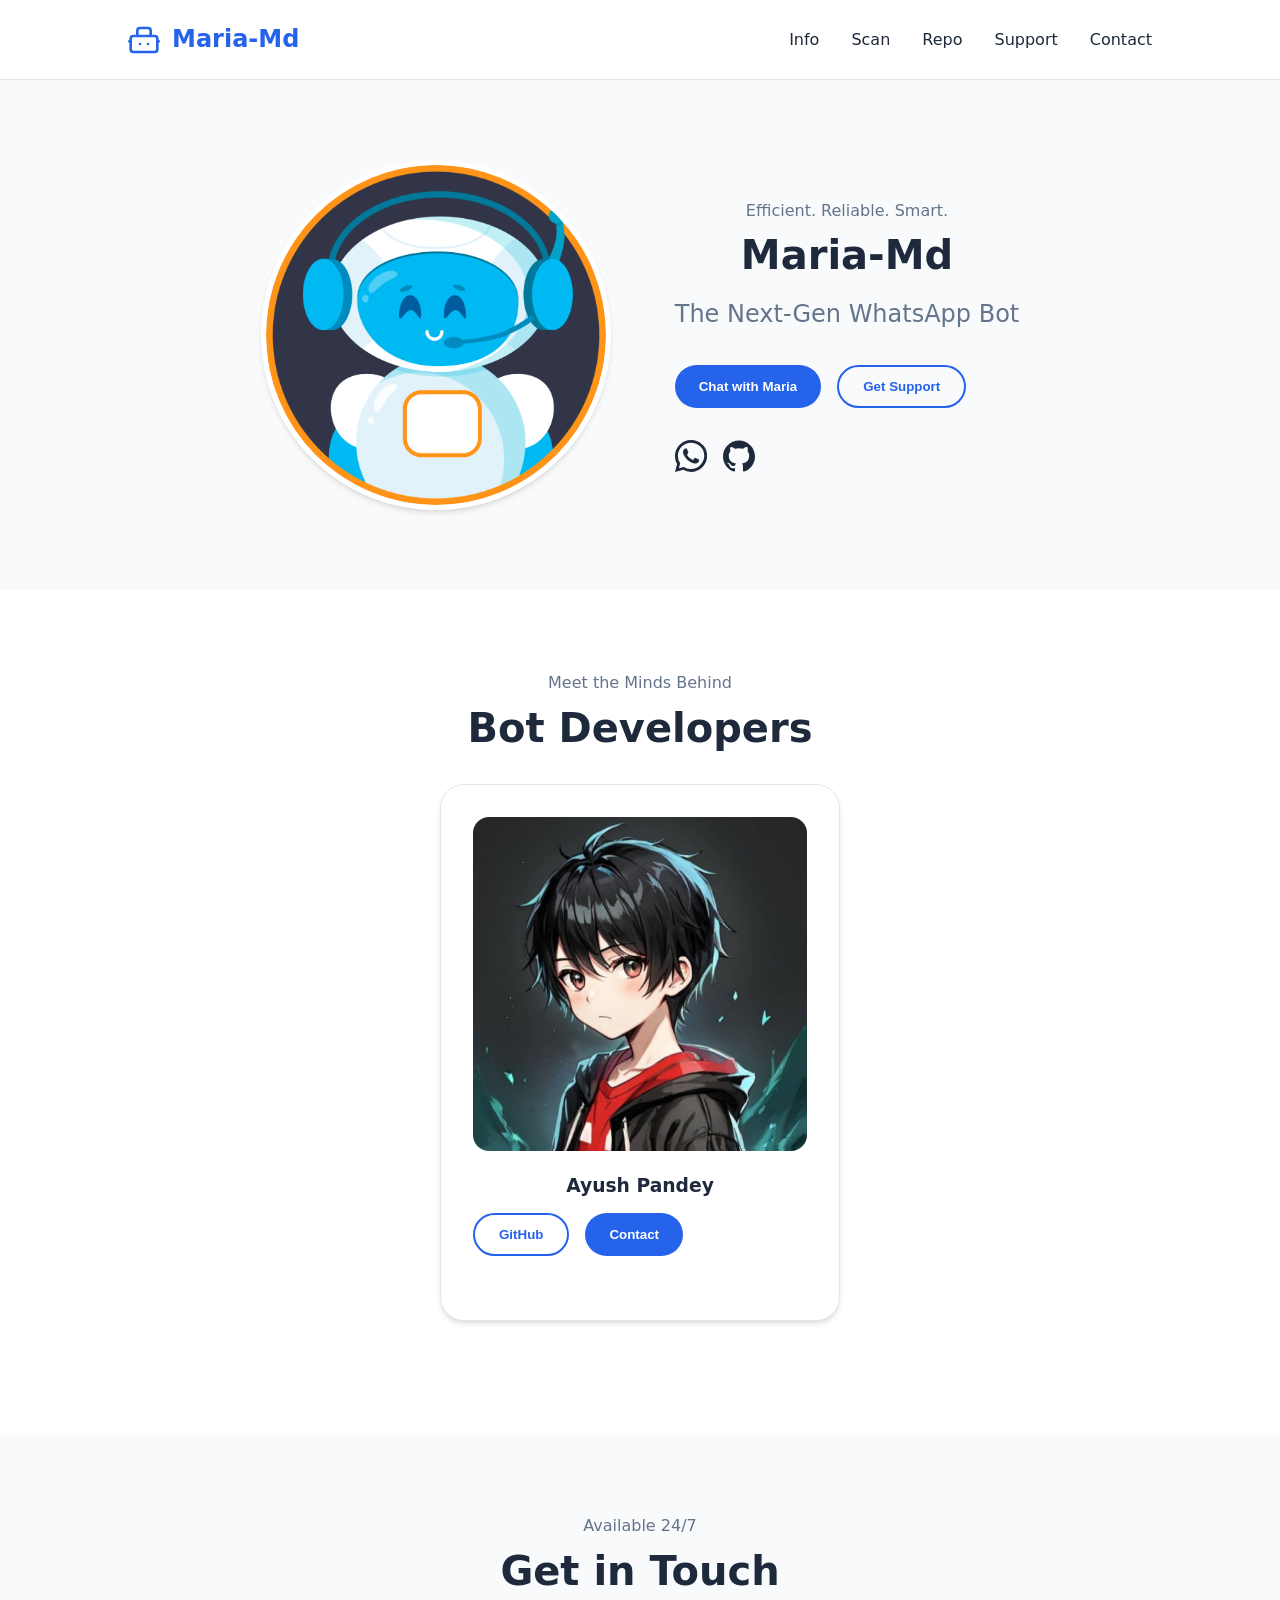
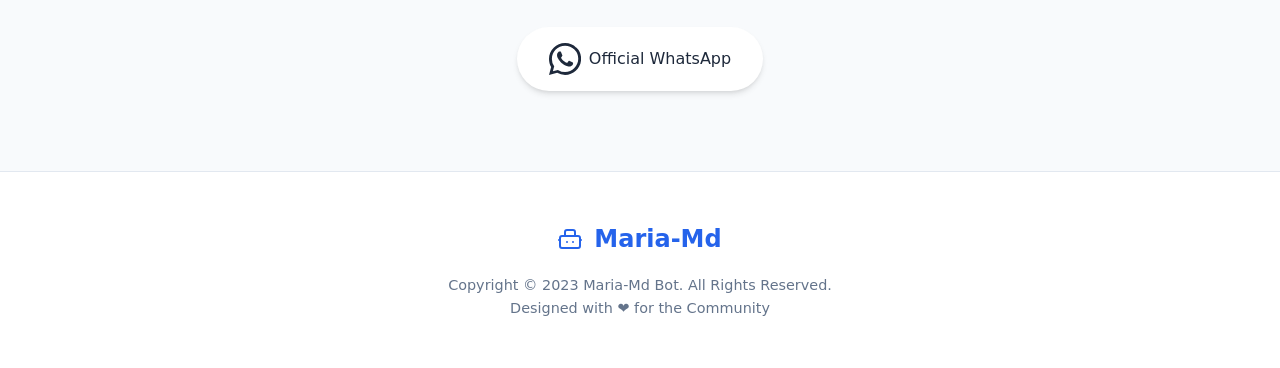
<file: index.html>
<!DOCTYPE html>
<html lang="en">
  <head>
    <meta charset="UTF-8" />
    <meta http-equiv="X-UA-Compatible" content="IE=edge" />
    <meta name="viewport" content="width=device-width, initial-scale=1.0" />
    
    <!-- SEO Meta Tags -->
    <title>Maria-Md | Professional WhatsApp Bot Solutions</title>
    <meta name="description" content="Maria-Md is a modern, high-performance WhatsApp bot designed for efficiency and ease of use. Explore our repository, scan codes, and get support." />
    <meta name="keywords" content="WhatsApp Bot, Maria-Md, Bot Development, Automation, GitHub Repository" />
    <meta name="author" content="Ayush Pandey" />
    
    <!-- Open Graph / Facebook -->
    <meta property="og:type" content="website" />
    <meta property="og:title" content="Maria-Md | Professional WhatsApp Bot Solutions" />
    <meta property="og:description" content="Modern WhatsApp bot automation for your daily tasks. Host it yourself or use our public bot." />
    <meta property="og:image" content="./assets/Bot.jpg" />

    <!-- Favicon -->
    <link rel="icon" type="image/jpeg" href="./assets/Bot.jpg" />
    
    <link rel="stylesheet" href="css/style.css" />
    <link rel="stylesheet" href="css/mediaqueries.css" />
  </head>
  <body>
    <header>
      <nav id="desktop-nav" aria-label="Main Navigation">
        <div class="logo">
          <svg width="32" height="32" viewBox="0 0 24 24" fill="none" xmlns="http://www.w3.org/2000/svg" aria-hidden="true">
            <rect x="2" y="9" width="20" height="12" rx="2" stroke="currentColor" stroke-width="2"/>
            <path d="M9 15H9.01M15 15H15.01" stroke="currentColor" stroke-width="2" stroke-linecap="round"/>
            <path d="M7 9V5C7 3.89543 7.89543 3 9 3H15C16.1046 3 17 3.89543 17 5V9" stroke="currentColor" stroke-width="2"/>
            <path d="M2 13H1M22 13H23" stroke="currentColor" stroke-width="2" stroke-linecap="round"/>
          </svg>
          <span>Maria-Md</span>
        </div>
        <ul class="nav-links">
          <li><a href="pages/bot.html">Info</a></li>
          <li><a href="https://maria-pair-code.onrender.com" target="_blank" rel="noopener">Scan</a></li>
          <li><a href="pages/repo.html">Repo</a></li>
          <li><a href="pages/support.html">Support</a></li>
          <li><a href="#contact">Contact</a></li>
        </ul>
      </nav>
      <nav id="hamburger-nav" aria-label="Mobile Navigation">
        <div class="logo">
          <svg width="28" height="28" viewBox="0 0 24 24" fill="none" xmlns="http://www.w3.org/2000/svg" aria-hidden="true">
            <rect x="2" y="9" width="20" height="12" rx="2" stroke="currentColor" stroke-width="2"/>
            <path d="M9 15H9.01M15 15H15.01" stroke="currentColor" stroke-width="2" stroke-linecap="round"/>
            <path d="M7 9V5C7 3.89543 7.89543 3 9 3H15C16.1046 3 17 3.89543 17 5V9" stroke="currentColor" stroke-width="2"/>
            <path d="M2 13H1M22 13H23" stroke="currentColor" stroke-width="2" stroke-linecap="round"/>
          </svg>
          <span>Maria-Md</span>
        </div>
        <div class="hamburger-menu">
          <div class="hamburger-icon" onclick="toggleMenu()" role="button" aria-label="Toggle Menu" tabindex="0">
            <span></span>
            <span></span>
            <span></span>
          </div>
          <ul class="menu-links">
            <li><a href="pages/bot.html" onclick="toggleMenu()">Info</a></li>
            <li><a href="https://maria-pair-code.onrender.com" onclick="toggleMenu()" target="_blank" rel="noopener">Scan</a></li>
            <li><a href="pages/repo.html" onclick="toggleMenu()">Repo</a></li>
            <li><a href="pages/support.html" onclick="toggleMenu()">Support</a></li>
            <li><a href="#contact" onclick="toggleMenu()">Contact</a></li>
          </ul>
        </div>
      </nav>
    </header>

    <main>
      <section id="profile">
        <div class="section__pic-container">
          <img src="./assets/Bot.jpg" alt="Maria-Md Bot Avatar" loading="lazy" />
        </div>
        <div class="section__text">
          <p class="section__text__p1">Efficient. Reliable. Smart.</p>
          <h1 class="title">Maria-Md</h1>
          <p class="section__text__p2">The Next-Gen WhatsApp Bot</p>
          <div class="btn-container">
            <button class="btn btn-color-1" onclick="window.open('https://api.whatsapp.com/send?phone=43699377774449&text=!help', '_blank')">
              Chat with Maria
            </button>
            <button class="btn btn-color-2" onclick="location.href='#contact'">
              Get Support
            </button>
          </div>
          <div id="socials-container">
            <!-- WhatsApp SVG Icon -->
            <svg class="icon" onclick="window.open('https://api.whatsapp.com/send?phone=919931122319&text=Hello+Dev+Ayush+🤖', '_blank')" viewBox="0 0 24 24" fill="currentColor" xmlns="http://www.w3.org/2000/svg">
              <path d="M17.472 14.382c-.297-.149-1.758-.867-2.03-.967-.273-.099-.471-.148-.67.15-.197.297-.767.966-.94 1.164-.173.199-.347.223-.644.075-.297-.15-1.255-.463-2.39-1.475-.883-.788-1.48-1.761-1.653-2.059-.173-.297-.018-.458.13-.606.134-.133.298-.347.446-.52.149-.174.198-.298.298-.497.099-.198.05-.371-.025-.52-.075-.149-.669-1.612-.916-2.207-.242-.579-.487-.5-.669-.51-.173-.008-.371-.01-.57-.01-.198 0-.52.074-.792.372-.272.297-1.04 1.016-1.04 2.479 0 1.462 1.065 2.875 1.213 3.074.149.198 2.096 3.2 5.077 4.487.709.306 1.262.489 1.694.625.712.227 1.36.195 1.871.118.571-.085 1.758-.719 2.006-1.413.248-.694.248-1.289.173-1.413-.074-.124-.272-.198-.57-.347m-5.421 7.403h-.004a9.87 9.87 0 01-5.031-1.378l-.361-.214-3.741.982.998-3.648-.235-.374a9.86 9.86 0 01-1.51-5.26c.001-5.45 4.436-9.884 9.888-9.884 2.64 0 5.122 1.03 6.988 2.898a9.825 9.825 0 012.893 6.994c-.003 5.45-4.437 9.884-9.885 9.884m8.413-18.297A11.815 11.815 0 0012.05 0C5.414 0 .018 5.393 0 12.029c0 2.119.554 4.188 1.606 6.01L0 24l6.124-1.606a11.845 11.845 0 005.92 1.586h.005c6.635 0 12.031-5.396 12.034-12.032a11.79 11.79 0 00-3.541-8.508z"/>
            </svg>
            <!-- GitHub SVG Icon -->
            <svg class="icon" onclick="window.open('https://github.com/AYUSH-PANDEY023/Maria-Md', '_blank')" viewBox="0 0 24 24" fill="currentColor" xmlns="http://www.w3.org/2000/svg">
              <path d="M12 .297c-6.63 0-12 5.373-12 12 0 5.303 3.438 9.8 8.205 11.385.6.113.82-.258.82-.577 0-.285-.01-1.04-.015-2.04-3.338.724-4.042-1.61-4.042-1.61C4.422 18.07 3.633 17.7 3.633 17.7c-1.087-.744.084-.729.084-.729 1.205.084 1.838 1.236 1.838 1.236 1.07 1.835 2.809 1.305 3.495.998.108-.776.417-1.305.76-1.605-2.665-.3-5.466-1.332-5.466-5.93 0-1.31.465-2.38 1.235-3.22-.135-.303-.54-1.523.105-3.176 0 0 1.005-.322 3.3 1.23.96-.267 1.98-.399 3-.405 1.02.006 2.04.138 3 .405 2.28-1.552 3.285-1.23 3.285-1.23.645 1.653.24 2.873.12 3.176.765.84 1.23 1.91 1.23 3.22 0 4.61-2.805 5.625-5.475 5.92.43.372.823 1.102.823 2.222 0 1.606-.015 2.896-.015 3.286 0 .315.21.69.825.57C20.565 22.092 24 17.592 24 12.297c0-6.627-5.373-12-12-12"/>
            </svg>
          </div>
        </div>
      </section>

      <section id="projects">
        <p class="section__text__p1">Meet the Minds Behind</p>
        <h2 class="title">Bot Developers</h2>
        <div class="section-container">
          <article class="details-container">
            <img src="./assets/Ayush.png" alt="Ayush Pandey - Lead Developer" class="project-img" loading="lazy" />
            <h3 class="experience-sub-title project-title">Ayush Pandey</h3>
            <div class="btn-container">
              <button class="btn btn-color-2" onclick="window.open('https://github.com/AYUSH-PANDEY023', '_blank')">
                GitHub
              </button>
              <button class="btn btn-color-1" onclick="window.open('https://api.whatsapp.com/send?phone=919931122319', '_blank')">
                Contact
              </button>
            </div>
          </article>
        </div>
      </section>

      <section id="contact">
        <p class="section__text__p1">Available 24/7</p>
        <h2 class="title">Get in Touch</h2>
        <div class="contact-info-upper-container">
          <div class="contact-info-container">
          <svg class="icon" viewBox="0 0 24 24" fill="currentColor" xmlns="http://www.w3.org/2000/svg">
            <path d="M17.472 14.382c-.297-.149-1.758-.867-2.03-.967-.273-.099-.471-.148-.67.15-.197.297-.767.966-.94 1.164-.173.199-.347.223-.644.075-.297-.15-1.255-.463-2.39-1.475-.883-.788-1.48-1.761-1.653-2.059-.173-.297-.018-.458.13-.606.134-.133.298-.347.446-.52.149-.174.198-.298.298-.497.099-.198.05-.371-.025-.52-.075-.149-.669-1.612-.916-2.207-.242-.579-.487-.5-.669-.51-.173-.008-.371-.01-.57-.01-.198 0-.52.074-.792.372-.272.297-1.04 1.016-1.04 2.479 0 1.462 1.065 2.875 1.213 3.074.149.198 2.096 3.2 5.077 4.487.709.306 1.262.489 1.694.625.712.227 1.36.195 1.871.118.571-.085 1.758-.719 2.006-1.413.248-.694.248-1.289.173-1.413-.074-.124-.272-.198-.57-.347m-5.421 7.403h-.004a9.87 9.87 0 01-5.031-1.378l-.361-.214-3.741.982.998-3.648-.235-.374a9.86 9.86 0 01-1.51-5.26c.001-5.45 4.436-9.884 9.888-9.884 2.64 0 5.122 1.03 6.988 2.898a9.825 9.825 0 012.893 6.994c-.003 5.45-4.437 9.884-9.885 9.884m8.413-18.297A11.815 11.815 0 0012.05 0C5.414 0 .018 5.393 0 12.029c0 2.119.554 4.188 1.606 6.01L0 24l6.124-1.606a11.845 11.845 0 005.92 1.586h.005c6.635 0 12.031-5.396 12.034-12.032a11.79 11.79 0 00-3.541-8.508z"/>
          </svg>
          <p><a href="https://api.whatsapp.com/send?phone=+919931122319" target="_blank" rel="noopener">Official WhatsApp</a></p>
        </div>
        </div>
      </section>
    </main>

    <footer>
      <div class="logo" style="justify-content: center; margin-bottom: 1rem;">
        <svg width="24" height="24" viewBox="0 0 24 24" fill="none" xmlns="http://www.w3.org/2000/svg" aria-hidden="true">
          <rect x="2" y="9" width="20" height="12" rx="2" stroke="currentColor" stroke-width="2"/>
          <path d="M9 15H9.01M15 15H15.01" stroke="currentColor" stroke-width="2" stroke-linecap="round"/>
          <path d="M7 9V5C7 3.89543 7.89543 3 9 3H15C16.1046 3 17 3.89543 17 5V9" stroke="currentColor" stroke-width="2"/>
          <path d="M2 13H1M22 13H23" stroke="currentColor" stroke-width="2" stroke-linecap="round"/>
        </svg>
        <span>Maria-Md</span>
      </div>
      <p>Copyright &#169; 2023 Maria-Md Bot. All Rights Reserved.</p>
      <p>Designed with ❤️ for the Community</p>
    </footer>

    <script src="js/script.js"></script>
  </body>
</html>
</file>
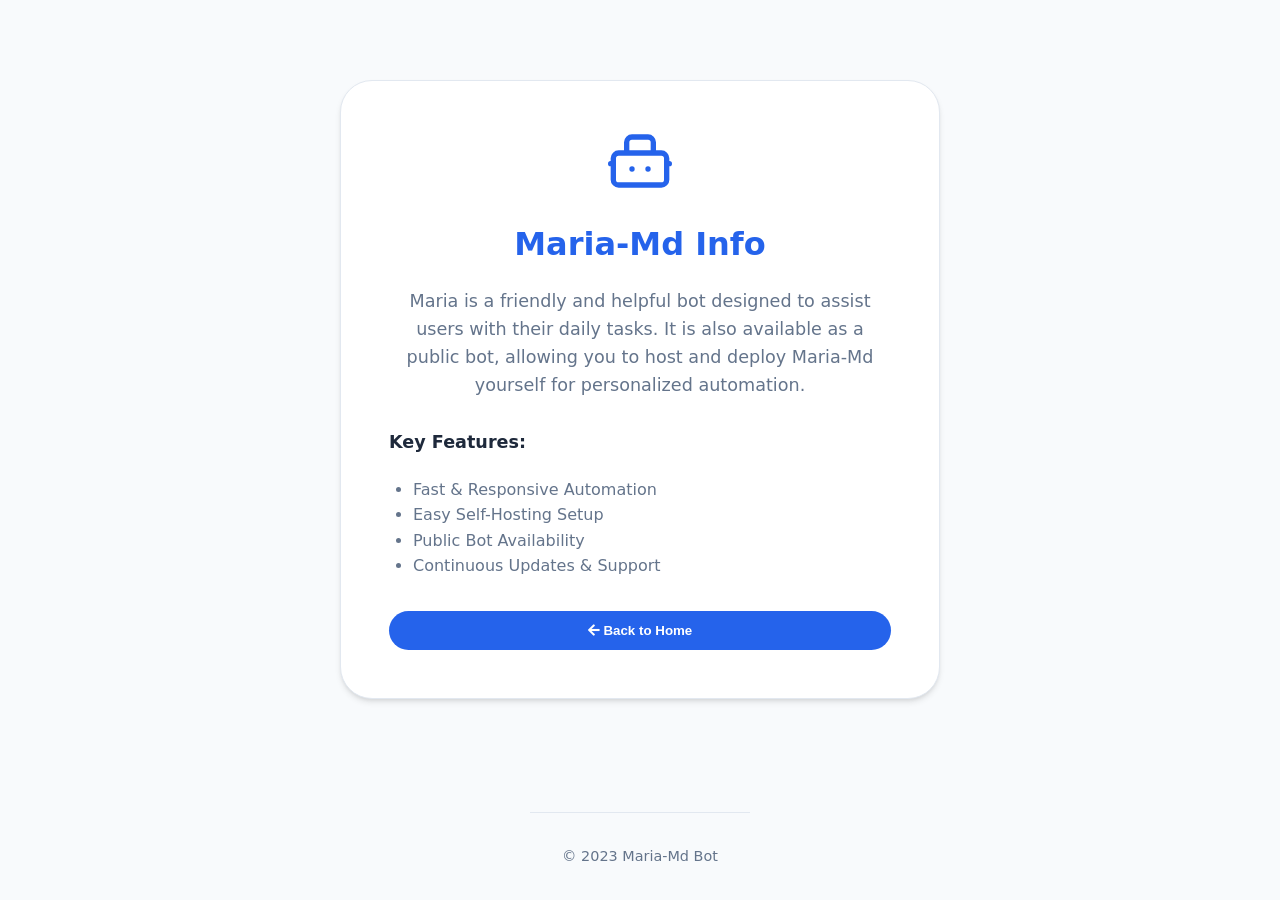
<file: pages/bot.html>
<!DOCTYPE html>
<html lang="en">
<head>
    <meta charset="UTF-8">
    <meta name="viewport" content="width=device-width, initial-scale=1.0">
    <title>About Maria-Md | WhatsApp Bot Info</title>
    <meta name="description" content="Learn more about Maria-Md, your friendly and helpful WhatsApp assistant." />
    
    <link rel="stylesheet" href="../css/style.css">
    <link rel="stylesheet" href="../css/pages.css">
    <link rel="stylesheet" href="https://use.fontawesome.com/releases/v5.15.4/css/all.css">
</head>
<body class="bot-body">
    <main class="page-card">
        <svg width="64" height="64" viewBox="0 0 24 24" fill="none" xmlns="http://www.w3.org/2000/svg" style="margin-bottom: 1.5rem; color: var(--primary-color);">
            <rect x="2" y="9" width="20" height="12" rx="2" stroke="currentColor" stroke-width="2"/>
            <path d="M9 15H9.01M15 15H15.01" stroke="currentColor" stroke-width="2" stroke-linecap="round"/>
            <path d="M7 9V5C7 3.89543 7.89543 3 9 3H15C16.1046 3 17 3.89543 17 5V9" stroke="currentColor" stroke-width="2"/>
            <path d="M2 13H1M22 13H23" stroke="currentColor" stroke-width="2" stroke-linecap="round"/>
        </svg>
        <h1>Maria-Md Info</h1>
        <p>Maria is a friendly and helpful bot designed to assist users with their daily tasks. It is also available as a public bot, allowing you to host and deploy Maria-Md yourself for personalized automation.</p>
        
        <div class="features" style="text-align: left; margin-bottom: 2rem;">
            <h3 style="font-size: 1.1rem; color: var(--text-color);">Key Features:</h3>
            <ul style="color: var(--text-muted); padding-left: 1.5rem; list-style-type: disc;">
                <li>Fast & Responsive Automation</li>
                <li>Easy Self-Hosting Setup</li>
                <li>Public Bot Availability</li>
                <li>Continuous Updates & Support</li>
            </ul>
        </div>

        <button class="btn btn-color-1" onclick="window.location.href='../index.html'" style="width: 100%;">
            <i class="fas fa-arrow-left"></i> Back to Home
        </button>
    </main>

    <footer style="margin-top: auto; padding: 2rem;">
        <p>&copy; 2023 Maria-Md Bot</p>
    </footer>
</body>
</html>
</file>
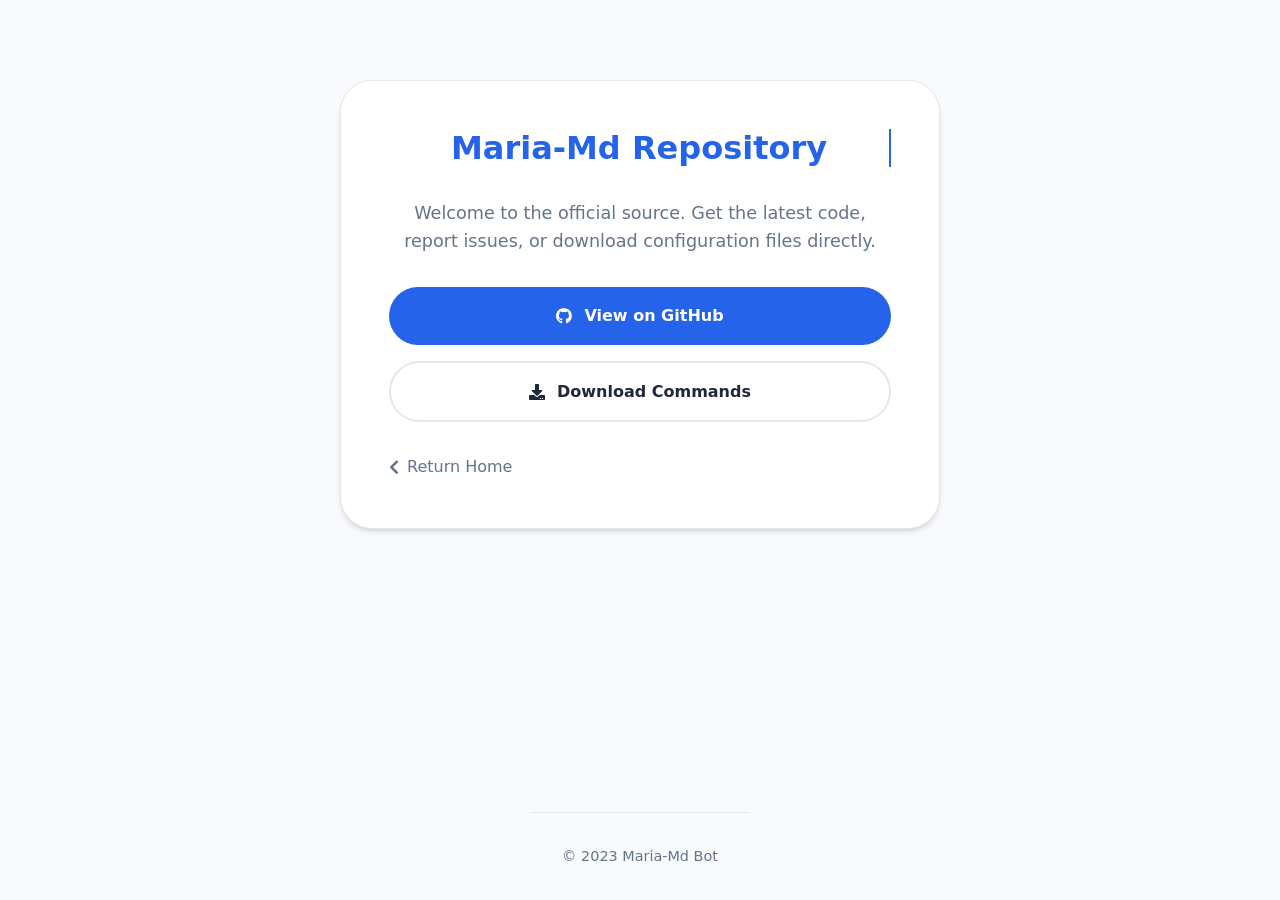
<file: pages/repo.html>
<!DOCTYPE html>
<html lang="en">
<head>
    <meta charset="UTF-8">
    <meta name="viewport" content="width=device-width, initial-scale=1.0">
    <title>Maria-Md Repository | GitHub & Downloads</title>
    <meta name="description" content="Access the official Maria-Md GitHub repository and download the latest command files." />
    
    <link rel="stylesheet" href="../css/style.css">
    <link rel="stylesheet" href="../css/pages.css">
    <link rel="stylesheet" href="https://cdnjs.cloudflare.com/ajax/libs/font-awesome/5.15.3/css/all.min.css">
</head>
<body class="repo-body">
    <main class="page-card">
        <h1 class="typing">Maria-Md Repository</h1>
        <p>Welcome to the official source. Get the latest code, report issues, or download configuration files directly.</p>
        
        <div class="repo-btn-container">
            <a href="https://github.com/AYUSH-PANDEY023/Maria-Md" target="_blank" rel="noopener" class="button-modern primary">
                <i class="fab fa-github"></i> View on GitHub
            </a>
            <a href="https://www.mediafire.com/file/g7p4o5vechuk0z8/command.txt/file" target="_blank" rel="noopener" class="button-modern secondary">
                <i class="fas fa-download"></i> Download Commands
            </a>
        </div>

        <a href="../index.html" class="back-btn">
            <i class="fas fa-chevron-left"></i> Return Home
        </a>
    </main>

    <footer style="margin-top: auto; padding: 2rem;">
        <p>&copy; 2023 Maria-Md Bot</p>
    </footer>
</body>
</html>
</file>
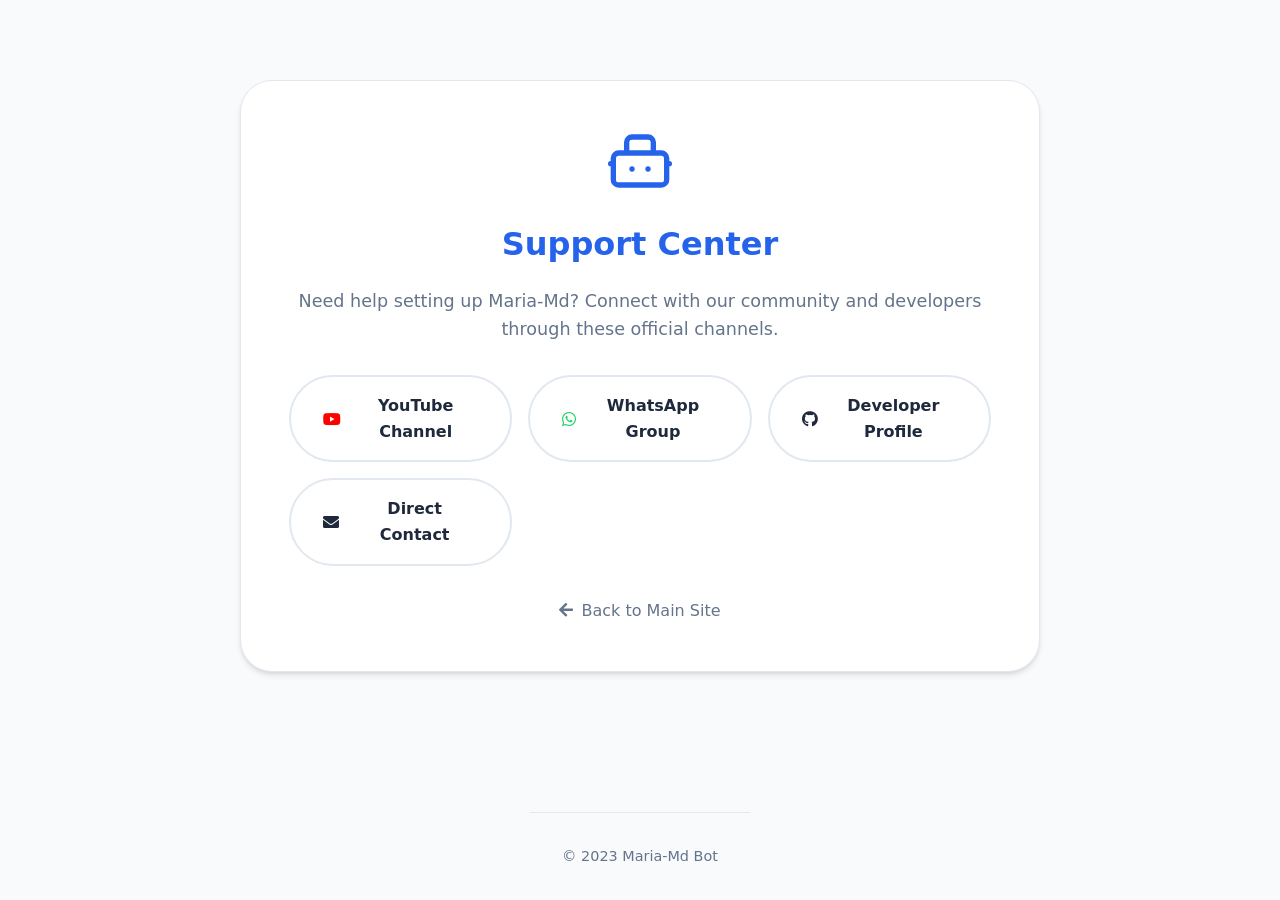
<file: pages/support.html>
<!DOCTYPE html>
<html lang="en">
<head>
    <meta charset="UTF-8">
    <meta name="viewport" content="width=device-width, initial-scale=1.0">
    <title>Maria-Md Support | Join Our Community</title>
    <meta name="description" content="Get help with Maria-Md bot. Join our WhatsApp group, follow our YouTube channel, or contact us directly." />
    
    <link rel="stylesheet" href="../css/style.css">
    <link rel="stylesheet" href="../css/pages.css">
    <link rel="stylesheet" href="https://cdnjs.cloudflare.com/ajax/libs/font-awesome/5.15.4/css/all.min.css">
</head>
<body class="support-body">
    <main class="page-card" style="max-width: 800px;">
        <svg width="64" height="64" viewBox="0 0 24 24" fill="none" xmlns="http://www.w3.org/2000/svg" style="margin-bottom: 1.5rem; color: var(--primary-color);">
            <rect x="2" y="9" width="20" height="12" rx="2" stroke="currentColor" stroke-width="2"/>
            <path d="M9 15H9.01M15 15H15.01" stroke="currentColor" stroke-width="2" stroke-linecap="round"/>
            <path d="M7 9V5C7 3.89543 7.89543 3 9 3H15C16.1046 3 17 3.89543 17 5V9" stroke="currentColor" stroke-width="2"/>
            <path d="M2 13H1M22 13H23" stroke="currentColor" stroke-width="2" stroke-linecap="round"/>
        </svg>
        <h1>Support Center</h1>
        <p>Need help setting up Maria-Md? Connect with our community and developers through these official channels.</p>
        
        <div class="support-grid">
            <a href="https://youtube.com/@Maria-Md?si=tR7kmtuHnGqEB027" target="_blank" rel="noopener" class="button-modern secondary">
                <i class="fab fa-youtube" style="color: #ff0000;"></i> YouTube Channel
            </a>
            <a href="https://chat.whatsapp.com/FoS7pSPtfMqBuoireK4aAJ" target="_blank" rel="noopener" class="button-modern secondary">
                <i class="fab fa-whatsapp" style="color: #25d366;"></i> WhatsApp Group
            </a>
            <a href="https://github.com/AYUSH-PANDEY023" target="_blank" rel="noopener" class="button-modern secondary">
                <i class="fab fa-github"></i> Developer Profile
            </a>
            <a href="https://api.whatsapp.com/send?phone=+919931122319" target="_blank" rel="noopener" class="button-modern secondary">
                <i class="fas fa-envelope"></i> Direct Contact
            </a>
        </div>

        <a href="../index.html" class="back-btn" style="justify-content: center;">
            <i class="fas fa-arrow-left"></i> Back to Main Site
        </a>
    </main>

    <footer style="margin-top: auto; padding: 2rem;">
        <p>&copy; 2023 Maria-Md Bot</p>
    </footer>
</body>
</html>
</file>
<file: css/style.css>
/* MODERN LIGHT THEME */
:root {
  --primary-color: #2563eb;
  --secondary-color: #3b82f6;
  --bg-color: #ffffff;
  --section-bg: #f8fafc;
  --text-color: #1e293b;
  --text-muted: #64748b;
  --border-color: #e2e8f0;
  --card-bg: #ffffff;
  --shadow: 0 4px 6px -1px rgb(0 0 0 / 0.1), 0 2px 4px -2px rgb(0 0 0 / 0.1);
  --transition: all 0.3s ease;
  --font-main: 'Inter', system-ui, -apple-system, sans-serif;
}

@import url('https://fonts.googleapis.com/css2?family=Inter:wght@300;400;500;600;700&display=swap');

* {
  margin: 0;
  padding: 0;
  box-sizing: border-box;
}

html {
  scroll-behavior: smooth;
  font-size: 16px;
}

body {
  font-family: var(--font-main);
  background-color: var(--bg-color);
  color: var(--text-color);
  line-height: 1.6;
}

a {
  text-decoration: none;
  color: inherit;
  transition: var(--transition);
}

ul {
  list-style: none;
}

img {
  max-width: 100%;
  height: auto;
  display: block;
}

/* TYPOGRAPHY */
h1, h2, h3 {
  font-weight: 700;
  line-height: 1.2;
  margin-bottom: 1rem;
}

.title {
  font-size: 2.5rem;
  text-align: center;
}

.section__text__p1 {
  text-align: center;
  color: var(--text-muted);
  font-weight: 500;
  margin-bottom: 0.5rem;
}

/* NAV */
nav {
  display: flex;
  justify-content: space-between;
  align-items: center;
  padding: 1.5rem 10%;
  height: 80px;
  position: sticky;
  top: 0;
  background: rgba(255, 255, 255, 0.8);
  backdrop-filter: blur(10px);
  z-index: 1000;
  border-bottom: 1px solid var(--border-color);
}

.logo {
  font-size: 1.5rem;
  font-weight: 700;
  color: var(--primary-color);
  display: flex;
  align-items: center;
  gap: 0.75rem;
  cursor: pointer;
}

.logo svg {
  color: var(--primary-color);
}

.nav-links {
  display: flex;
  gap: 2rem;
}

.nav-links a:hover {
  color: var(--primary-color);
}

/* HAMBURGER */
#hamburger-nav {
  display: none;
}

.hamburger-menu {
  position: relative;
}

.hamburger-icon {
  display: flex;
  flex-direction: column;
  gap: 5px;
  cursor: pointer;
}

.hamburger-icon span {
  width: 25px;
  height: 2px;
  background: var(--text-color);
  transition: var(--transition);
}

.menu-links {
  position: absolute;
  top: 50px;
  right: 0;
  background: var(--card-bg);
  width: 200px;
  box-shadow: var(--shadow);
  border-radius: 8px;
  overflow: hidden;
  max-height: 0;
  transition: var(--transition);
}

.menu-links.open {
  max-height: 300px;
  padding: 1rem 0;
}

.menu-links li {
  padding: 0.5rem 1.5rem;
}

/* SECTIONS */
section {
  padding: 5rem 10%;
  min-height: auto;
}

.section-container {
  max-width: 1200px;
  margin: 0 auto;
}

/* PROFILE */
#profile {
  display: flex;
  align-items: center;
  justify-content: center;
  gap: 4rem;
  background: var(--section-bg);
}

.section__pic-container {
  width: 350px;
  height: 350px;
  border-radius: 50%;
  overflow: hidden;
  border: 5px solid var(--card-bg);
  box-shadow: var(--shadow);
}

.section__text {
  max-width: 500px;
}

.section__text__p2 {
  font-size: 1.5rem;
  color: var(--text-muted);
  margin-bottom: 2rem;
}

/* BUTTONS */
.btn-container {
  display: flex;
  gap: 1rem;
  margin-bottom: 2rem;
}

.btn {
  padding: 0.75rem 1.5rem;
  border-radius: 50px;
  font-weight: 600;
  cursor: pointer;
  transition: var(--transition);
  border: none;
}

.btn-color-1 {
  background: var(--primary-color);
  color: white;
}

.btn-color-1:hover {
  background: var(--secondary-color);
  transform: translateY(-2px);
}

.btn-color-2 {
  background: transparent;
  border: 2px solid var(--primary-color);
  color: var(--primary-color);
}

.btn-color-2:hover {
  background: var(--primary-color);
  color: white;
  transform: translateY(-2px);
}

/* SOCIALS */
#socials-container {
  display: flex;
  gap: 1rem;
}

.icon {
  width: 2rem;
  cursor: pointer;
  transition: var(--transition);
}

.icon:hover {
  transform: scale(1.1);
}

/* PROJECTS/DEVELOPERS */
#projects {
  background: var(--bg-color);
}

.details-container {
  background: var(--card-bg);
  padding: 2rem;
  border-radius: 1.5rem;
  border: 1px solid var(--border-color);
  box-shadow: var(--shadow);
  text-align: center;
  max-width: 400px;
  margin: 2rem auto;
}

.project-img {
  border-radius: 1rem;
  margin-bottom: 1.5rem;
}

/* CONTACT */
#contact {
  background: var(--section-bg);
  text-align: center;
}

.contact-info-upper-container {
  display: flex;
  justify-content: center;
  gap: 2rem;
  margin-top: 2rem;
}

.contact-info-container {
  display: flex;
  align-items: center;
  gap: 0.5rem;
  background: var(--card-bg);
  padding: 1rem 2rem;
  border-radius: 50px;
  box-shadow: var(--shadow);
}

/* FOOTER */
footer {
  padding: 3rem 10%;
  text-align: center;
  border-top: 1px solid var(--border-color);
  color: var(--text-muted);
  font-size: 0.9rem;
}

/* RESPONSIVE */
@media screen and (max-width: 1024px) {
  nav { padding: 1.5rem 5%; }
  section { padding: 4rem 5%; }
  #profile { flex-direction: column; text-align: center; gap: 2rem; }
  .btn-container, #socials-container { justify-content: center; }
}

@media screen and (max-width: 768px) {
  #desktop-nav { display: none; }
  #hamburger-nav { display: flex; }
  .section__pic-container { width: 250px; height: 250px; }
  .title { font-size: 2rem; }
  .contact-info-upper-container { flex-direction: column; align-items: center; gap: 1rem; }
}
</file>
<file: css/mediaqueries.css>
/* MODERN RESPONSIVE OVERRIDES */

@media screen and (max-width: 1200px) {
  section {
    padding: 3rem 5%;
  }
}

@media screen and (max-width: 600px) {
  .title {
    font-size: 1.75rem;
  }
  
  .section__text__p2 {
    font-size: 1.1rem;
  }

  .btn-container {
    flex-direction: column;
    width: 100%;
  }

  .btn {
    width: 100%;
  }

  .section__pic-container {
    width: 200px;
    height: 200px;
  }
}

/* ACCESSIBILITY: FOCUS STATES */
a:focus, button:focus {
  outline: 2px solid var(--primary-color);
  outline-offset: 4px;
}
</file>
<file: css/pages.css>
/* PAGES SPECIFIC STYLES - CONSISTENT WITH LIGHT THEME */

.bot-body, .repo-body, .support-body {
    background-color: var(--section-bg);
    min-height: 100vh;
    display: flex;
    flex-direction: column;
    align-items: center;
    padding-top: 5rem;
}

.page-card {
    background: var(--card-bg);
    padding: 3rem;
    border-radius: 2rem;
    box-shadow: var(--shadow);
    max-width: 600px;
    width: 90%;
    text-align: center;
    border: 1px solid var(--border-color);
}

.page-card h1, .page-card h2, .page-card h3 {
    color: var(--primary-color);
    margin-bottom: 1.5rem;
}

.page-card p {
    color: var(--text-muted);
    margin-bottom: 2rem;
    font-size: 1.1rem;
}

/* REPO BUTTONS */
.repo-btn-container {
    display: flex;
    flex-direction: column;
    gap: 1rem;
    margin-bottom: 2rem;
}

.button-modern {
    display: flex;
    align-items: center;
    justify-content: center;
    gap: 0.75rem;
    padding: 1rem 2rem;
    border-radius: 50px;
    font-weight: 600;
    transition: var(--transition);
    border: none;
    cursor: pointer;
    width: 100%;
}

.button-modern.primary {
    background: var(--primary-color);
    color: white;
}

.button-modern.primary:hover {
    background: var(--secondary-color);
    transform: translateY(-2px);
}

.button-modern.secondary {
    background: var(--card-bg);
    border: 2px solid var(--border-color);
    color: var(--text-color);
}

.button-modern.secondary:hover {
    border-color: var(--primary-color);
    color: var(--primary-color);
    transform: translateY(-2px);
}

/* SUPPORT BUTTONS */
.support-grid {
    display: grid;
    grid-template-columns: repeat(auto-fit, minmax(200px, 1fr));
    gap: 1rem;
    width: 100%;
}

.back-btn {
    margin-top: 2rem;
    color: var(--text-muted);
    font-weight: 500;
    display: flex;
    align-items: center;
    gap: 0.5rem;
}

.back-btn:hover {
    color: var(--primary-color);
}

/* TYPING EFFECT FIX */
.typing {
    display: inline-block;
    border-right: 2px solid var(--primary-color);
    white-space: nowrap;
    overflow: hidden;
    width: 0;
    animation: typing 2s steps(30, end) forwards, blink 0.75s step-end infinite;
}

@keyframes typing {
    from { width: 0 }
    to { width: 100% }
}

@keyframes blink {
    from, to { border-color: transparent }
    50% { border-color: var(--primary-color) }
}
</file>
